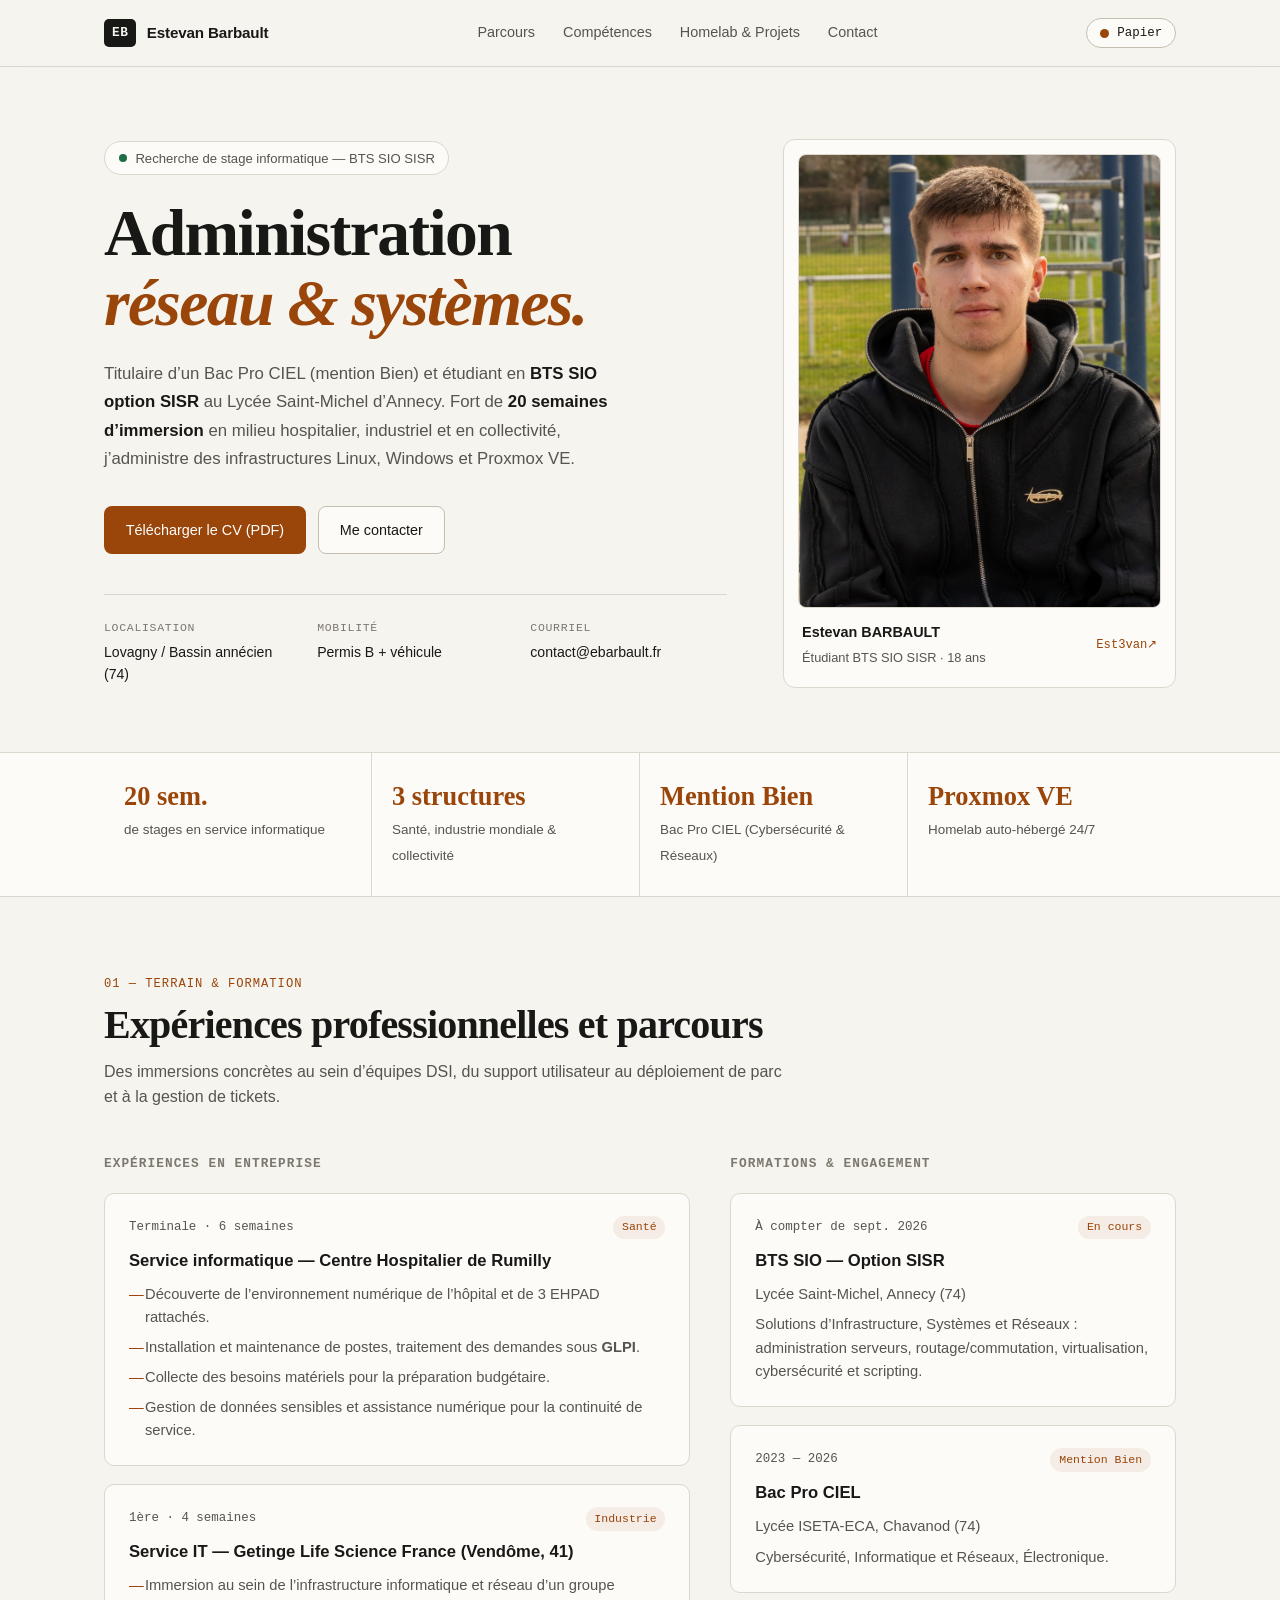
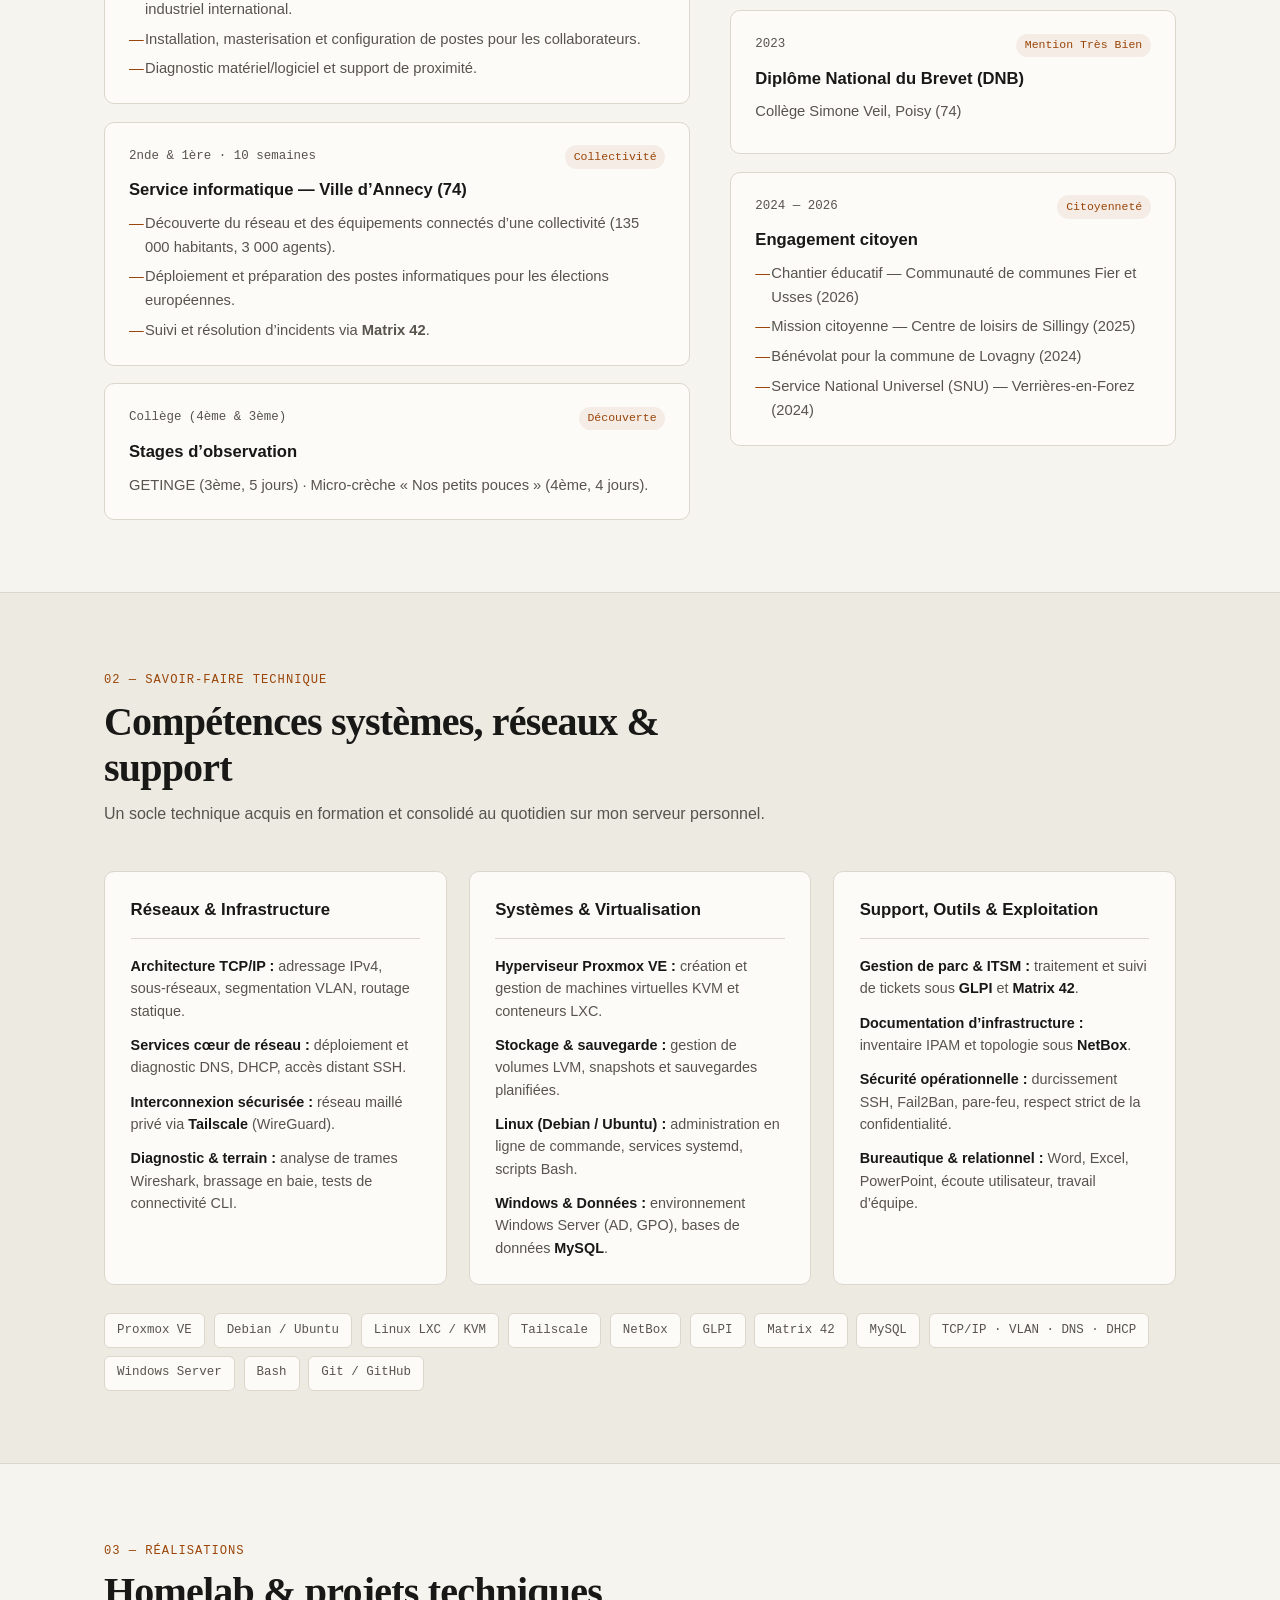
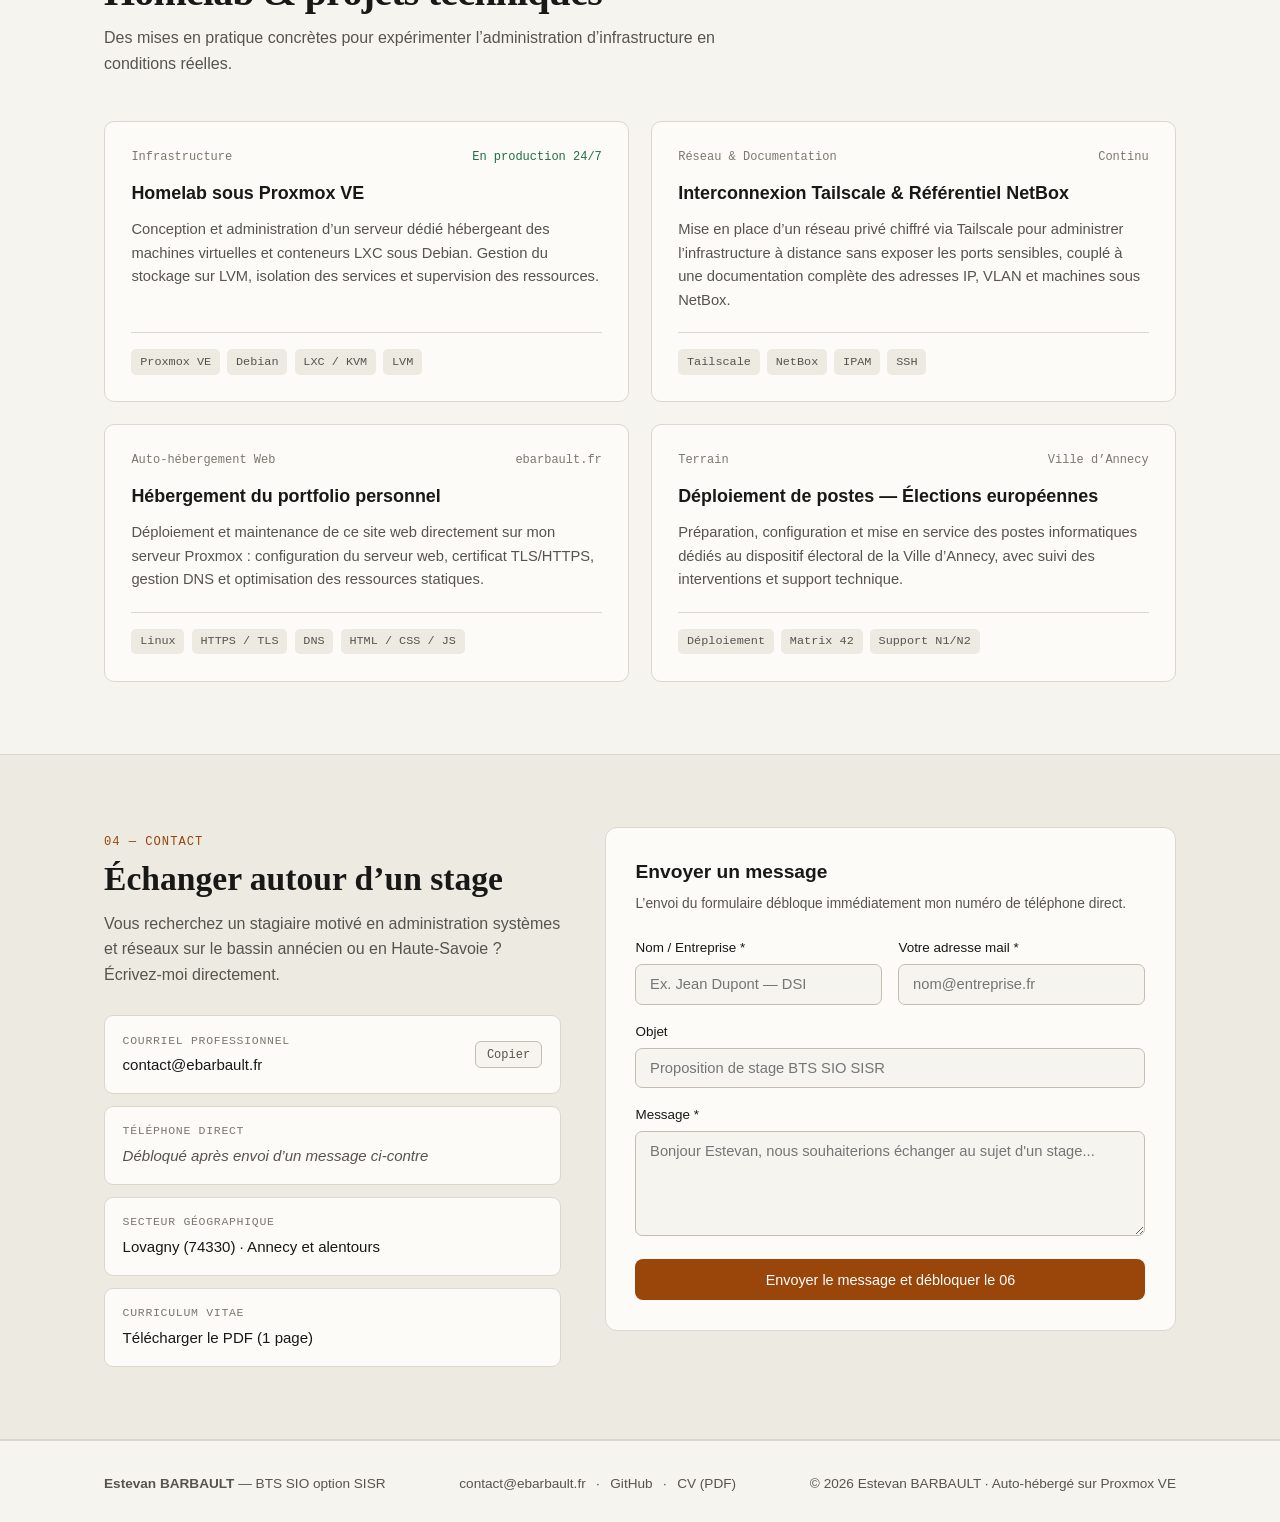
<file: index.html>
<!DOCTYPE html>
<html lang="fr">
<head>
    <!-- Google Tag Manager -->
    <script>(function(w,d,s,l,i){w[l]=w[l]||[];w[l].push({'gtm.start':
    new Date().getTime(),event:'gtm.js'});var f=d.getElementsByTagName(s)[0],
    j=d.createElement(s),dl=l!='dataLayer'?'&l='+l:'';j.async=true;j.src=
    'https://www.googletagmanager.com/gtm.js?id='+i+dl;f.parentNode.insertBefore(j,f);
    })(window,document,'script','dataLayer','GTM-5NNPJSW4');</script>
    <!-- End Google Tag Manager -->

    <meta charset="UTF-8">
    <meta name="viewport" content="width=device-width, initial-scale=1.0">
    <title>Estevan BARBAULT — Administration Réseau & Systèmes | BTS SIO SISR</title>
    <meta name="description" content="Portfolio d'Estevan BARBAULT, étudiant en BTS SIO option SISR au Lycée Saint-Michel d'Annecy. Administration réseau, systèmes Linux/Windows, virtualisation Proxmox VE et recherche de stage.">
    <link rel="icon" type="image/svg+xml" href="logo-eb.svg">
    <link rel="stylesheet" href="css/style.css">
</head>
<body>
    <header class="site-header">
        <div class="container header-inner">
            <a href="#top" class="brand">
                <span class="brand-code">EB</span>
                <span class="brand-name">Estevan Barbault</span>
            </a>

            <nav class="main-nav" id="mainNav" aria-label="Navigation principale">
                <a href="#parcours">Parcours</a>
                <a href="#competences">Compétences</a>
                <a href="#projets">Homelab & Projets</a>
                <a href="#contact">Contact</a>
            </nav>

            <div class="header-actions">
                <button type="button" class="theme-switch" id="themeToggle" aria-label="Basculer entre Papier et Ardoise" aria-pressed="false">
                    <span class="theme-dot"></span>
                    <span id="themeLabel">Papier</span>
                </button>
                <button type="button" class="menu-btn" id="menuToggle" aria-label="Menu" aria-expanded="false">
                    Menu
                </button>
            </div>
        </div>
    </header>

    <main id="top">
        <!-- HERO -->
        <section class="hero">
            <div class="container hero-grid">
                <div class="hero-content">
                    <div class="availability">
                        <span class="availability-dot"></span>
                        <span>Recherche de stage informatique — BTS SIO SISR</span>
                    </div>

                    <h1 class="hero-title">
                        Administration<br>
                        <span class="accent">réseau &amp; systèmes.</span>
                    </h1>

                    <p class="hero-lead">
                        Titulaire d’un Bac Pro CIEL (mention Bien) et étudiant en <strong>BTS SIO option SISR</strong> au Lycée Saint-Michel d’Annecy. Fort de <strong>20 semaines d’immersion</strong> en milieu hospitalier, industriel et en collectivité, j’administre des infrastructures Linux, Windows et Proxmox VE.
                    </p>

                    <div class="hero-cta">
                        <a href="CV_Estevan_BARBAULT.pdf" class="btn btn-primary" download="CV_Estevan_BARBAULT.pdf">
                            Télécharger le CV (PDF)
                        </a>
                        <a href="#contact" class="btn btn-secondary">
                            Me contacter
                        </a>
                    </div>

                    <dl class="hero-meta">
                        <div>
                            <dt>Localisation</dt>
                            <dd>Lovagny / Bassin annécien (74)</dd>
                        </div>
                        <div>
                            <dt>Mobilité</dt>
                            <dd>Permis B + véhicule</dd>
                        </div>
                        <div>
                            <dt>Courriel</dt>
                            <dd><a href="mailto:contact@ebarbault.fr">contact@ebarbault.fr</a></dd>
                        </div>
                    </dl>
                </div>

                <aside class="hero-card">
                    <figure class="portrait-frame">
                        <img src="este.jpg" alt="Portrait d'Estevan BARBAULT" onerror="this.style.display='none'; this.nextElementSibling.style.display='flex';">
                        <div class="portrait-fallback" style="display:none;" aria-hidden="true">
                            <span>EB</span>
                            <small>Photo : este.jpg</small>
                        </div>
                    </figure>
                    <div class="hero-card-caption">
                        <div>
                            <strong>Estevan BARBAULT</strong>
                            <span>Étudiant BTS SIO SISR · 18 ans</span>
                        </div>
                        <a href="https://github.com/est3van" target="_blank" rel="noopener" class="mono-link">Est3van↗</a>
                    </div>
                </aside>
            </div>
        </section>

        <!-- CHIFFRES CLÉS -->
        <section class="metrics" aria-label="Repères clés">
            <div class="container metrics-grid">
                <div class="metric-item">
                    <span class="metric-value">20 sem.</span>
                    <span class="metric-label">de stages en service informatique</span>
                </div>
                <div class="metric-item">
                    <span class="metric-value">3 structures</span>
                    <span class="metric-label">Santé, industrie mondiale &amp; collectivité</span>
                </div>
                <div class="metric-item">
                    <span class="metric-value">Mention Bien</span>
                    <span class="metric-label">Bac Pro CIEL (Cybersécurité &amp; Réseaux)</span>
                </div>
                <div class="metric-item">
                    <span class="metric-value">Proxmox VE</span>
                    <span class="metric-label">Homelab auto-hébergé 24/7</span>
                </div>
            </div>
        </section>

        <!-- PARCOURS & EXPÉRIENCES -->
        <section id="parcours" class="section">
            <div class="container">
                <div class="section-head">
                    <span class="eyebrow">01 — Terrain &amp; Formation</span>
                    <h2>Expériences professionnelles et parcours</h2>
                    <p>Des immersions concrètes au sein d’équipes DSI, du support utilisateur au déploiement de parc et à la gestion de tickets.</p>
                </div>

                <div class="two-col-split">
                    <div>
                        <h3 class="col-title">Expériences en entreprise</h3>
                        <div class="entries-list">
                            <article class="entry">
                                <div class="entry-top">
                                    <span class="entry-period">Terminale · 6 semaines</span>
                                    <span class="entry-tag">Santé</span>
                                </div>
                                <h4>Service informatique — Centre Hospitalier de Rumilly</h4>
                                <ul>
                                    <li>Découverte de l’environnement numérique de l’hôpital et de 3 EHPAD rattachés.</li>
                                    <li>Installation et maintenance de postes, traitement des demandes sous <strong>GLPI</strong>.</li>
                                    <li>Collecte des besoins matériels pour la préparation budgétaire.</li>
                                    <li>Gestion de données sensibles et assistance numérique pour la continuité de service.</li>
                                </ul>
                            </article>

                            <article class="entry">
                                <div class="entry-top">
                                    <span class="entry-period">1ère · 4 semaines</span>
                                    <span class="entry-tag">Industrie</span>
                                </div>
                                <h4>Service IT — Getinge Life Science France (Vendôme, 41)</h4>
                                <ul>
                                    <li>Immersion au sein de l’infrastructure informatique et réseau d’un groupe industriel international.</li>
                                    <li>Installation, masterisation et configuration de postes pour les collaborateurs.</li>
                                    <li>Diagnostic matériel/logiciel et support de proximité.</li>
                                </ul>
                            </article>

                            <article class="entry">
                                <div class="entry-top">
                                    <span class="entry-period">2nde &amp; 1ère · 10 semaines</span>
                                    <span class="entry-tag">Collectivité</span>
                                </div>
                                <h4>Service informatique — Ville d’Annecy (74)</h4>
                                <ul>
                                    <li>Découverte du réseau et des équipements connectés d’une collectivité (135 000 habitants, 3 000 agents).</li>
                                    <li>Déploiement et préparation des postes informatiques pour les élections européennes.</li>
                                    <li>Suivi et résolution d’incidents via <strong>Matrix 42</strong>.</li>
                                </ul>
                            </article>

                            <article class="entry entry-compact">
                                <div class="entry-top">
                                    <span class="entry-period">Collège (4ème &amp; 3ème)</span>
                                    <span class="entry-tag">Découverte</span>
                                </div>
                                <h4>Stages d’observation</h4>
                                <p>GETINGE (3ème, 5 jours) · Micro-crèche « Nos petits pouces » (4ème, 4 jours).</p>
                            </article>
                        </div>
                    </div>

                    <div>
                        <h3 class="col-title">Formations &amp; Engagement</h3>
                        <div class="entries-list">
                            <article class="entry">
                                <div class="entry-top">
                                    <span class="entry-period">À compter de sept. 2026</span>
                                    <span class="entry-tag">En cours</span>
                                </div>
                                <h4>BTS SIO — Option SISR</h4>
                                <p class="entry-sub">Lycée Saint-Michel, Annecy (74)</p>
                                <p>Solutions d’Infrastructure, Systèmes et Réseaux : administration serveurs, routage/commutation, virtualisation, cybersécurité et scripting.</p>
                            </article>

                            <article class="entry">
                                <div class="entry-top">
                                    <span class="entry-period">2023 — 2026</span>
                                    <span class="entry-tag">Mention Bien</span>
                                </div>
                                <h4>Bac Pro CIEL</h4>
                                <p class="entry-sub">Lycée ISETA-ECA, Chavanod (74)</p>
                                <p>Cybersécurité, Informatique et Réseaux, Électronique.</p>
                            </article>

                            <article class="entry">
                                <div class="entry-top">
                                    <span class="entry-period">2023</span>
                                    <span class="entry-tag">Mention Très Bien</span>
                                </div>
                                <h4>Diplôme National du Brevet (DNB)</h4>
                                <p class="entry-sub">Collège Simone Veil, Poisy (74)</p>
                            </article>

                            <article class="entry entry-compact">
                                <div class="entry-top">
                                    <span class="entry-period">2024 — 2026</span>
                                    <span class="entry-tag">Citoyenneté</span>
                                </div>
                                <h4>Engagement citoyen</h4>
                                <ul>
                                    <li>Chantier éducatif — Communauté de communes Fier et Usses (2026)</li>
                                    <li>Mission citoyenne — Centre de loisirs de Sillingy (2025)</li>
                                    <li>Bénévolat pour la commune de Lovagny (2024)</li>
                                    <li>Service National Universel (SNU) — Verrières-en-Forez (2024)</li>
                                </ul>
                            </article>
                        </div>
                    </div>
                </div>
            </div>
        </section>

        <!-- COMPÉTENCES -->
        <section id="competences" class="section section-tinted">
            <div class="container">
                <div class="section-head">
                    <span class="eyebrow">02 — Savoir-faire technique</span>
                    <h2>Compétences systèmes, réseaux &amp; support</h2>
                    <p>Un socle technique acquis en formation et consolidé au quotidien sur mon serveur personnel.</p>
                </div>

                <div class="skills-grid">
                    <div class="skill-box">
                        <h3>Réseaux &amp; Infrastructure</h3>
                        <ul class="clean-list">
                            <li><strong>Architecture TCP/IP :</strong> adressage IPv4, sous-réseaux, segmentation VLAN, routage statique.</li>
                            <li><strong>Services cœur de réseau :</strong> déploiement et diagnostic DNS, DHCP, accès distant SSH.</li>
                            <li><strong>Interconnexion sécurisée :</strong> réseau maillé privé via <strong>Tailscale</strong> (WireGuard).</li>
                            <li><strong>Diagnostic &amp; terrain :</strong> analyse de trames Wireshark, brassage en baie, tests de connectivité CLI.</li>
                        </ul>
                    </div>

                    <div class="skill-box">
                        <h3>Systèmes &amp; Virtualisation</h3>
                        <ul class="clean-list">
                            <li><strong>Hyperviseur Proxmox VE :</strong> création et gestion de machines virtuelles KVM et conteneurs LXC.</li>
                            <li><strong>Stockage &amp; sauvegarde :</strong> gestion de volumes LVM, snapshots et sauvegardes planifiées.</li>
                            <li><strong>Linux (Debian / Ubuntu) :</strong> administration en ligne de commande, services systemd, scripts Bash.</li>
                            <li><strong>Windows &amp; Données :</strong> environnement Windows Server (AD, GPO), bases de données <strong>MySQL</strong>.</li>
                        </ul>
                    </div>

                    <div class="skill-box">
                        <h3>Support, Outils &amp; Exploitation</h3>
                        <ul class="clean-list">
                            <li><strong>Gestion de parc &amp; ITSM :</strong> traitement et suivi de tickets sous <strong>GLPI</strong> et <strong>Matrix 42</strong>.</li>
                            <li><strong>Documentation d’infrastructure :</strong> inventaire IPAM et topologie sous <strong>NetBox</strong>.</li>
                            <li><strong>Sécurité opérationnelle :</strong> durcissement SSH, Fail2Ban, pare-feu, respect strict de la confidentialité.</li>
                            <li><strong>Bureautique &amp; relationnel :</strong> Word, Excel, PowerPoint, écoute utilisateur, travail d’équipe.</li>
                        </ul>
                    </div>
                </div>

                <div class="stack-bar" aria-label="Technologies pratiquées">
                    <span>Proxmox VE</span>
                    <span>Debian / Ubuntu</span>
                    <span>Linux LXC / KVM</span>
                    <span>Tailscale</span>
                    <span>NetBox</span>
                    <span>GLPI</span>
                    <span>Matrix 42</span>
                    <span>MySQL</span>
                    <span>TCP/IP · VLAN · DNS · DHCP</span>
                    <span>Windows Server</span>
                    <span>Bash</span>
                    <span>Git / GitHub</span>
                </div>
            </div>
        </section>

        <!-- PROJETS & HOMELAB -->
        <section id="projets" class="section">
            <div class="container">
                <div class="section-head">
                    <span class="eyebrow">03 — Réalisations</span>
                    <h2>Homelab &amp; projets techniques</h2>
                    <p>Des mises en pratique concrètes pour expérimenter l’administration d’infrastructure en conditions réelles.</p>
                </div>

                <div class="projects-grid">
                    <article class="project-card">
                        <div class="project-meta">
                            <span>Infrastructure</span>
                            <span class="status-live">En production 24/7</span>
                        </div>
                        <h3>Homelab sous Proxmox VE</h3>
                        <p>
                            Conception et administration d’un serveur dédié hébergeant des machines virtuelles et conteneurs LXC sous Debian. Gestion du stockage sur LVM, isolation des services et supervision des ressources.
                        </p>
                        <div class="project-tags">
                            <span>Proxmox VE</span>
                            <span>Debian</span>
                            <span>LXC / KVM</span>
                            <span>LVM</span>
                        </div>
                    </article>

                    <article class="project-card">
                        <div class="project-meta">
                            <span>Réseau &amp; Documentation</span>
                            <span>Continu</span>
                        </div>
                        <h3>Interconnexion Tailscale &amp; Référentiel NetBox</h3>
                        <p>
                            Mise en place d’un réseau privé chiffré via Tailscale pour administrer l’infrastructure à distance sans exposer les ports sensibles, couplé à une documentation complète des adresses IP, VLAN et machines sous NetBox.
                        </p>
                        <div class="project-tags">
                            <span>Tailscale</span>
                            <span>NetBox</span>
                            <span>IPAM</span>
                            <span>SSH</span>
                        </div>
                    </article>

                    <article class="project-card">
                        <div class="project-meta">
                            <span>Auto-hébergement Web</span>
                            <span>ebarbault.fr</span>
                        </div>
                        <h3>Hébergement du portfolio personnel</h3>
                        <p>
                            Déploiement et maintenance de ce site web directement sur mon serveur Proxmox : configuration du serveur web, certificat TLS/HTTPS, gestion DNS et optimisation des ressources statiques.
                        </p>
                        <div class="project-tags">
                            <span>Linux</span>
                            <span>HTTPS / TLS</span>
                            <span>DNS</span>
                            <span>HTML / CSS / JS</span>
                        </div>
                    </article>

                    <article class="project-card">
                        <div class="project-meta">
                            <span>Terrain</span>
                            <span>Ville d’Annecy</span>
                        </div>
                        <h3>Déploiement de postes — Élections européennes</h3>
                        <p>
                            Préparation, configuration et mise en service des postes informatiques dédiés au dispositif électoral de la Ville d’Annecy, avec suivi des interventions et support technique.
                        </p>
                        <div class="project-tags">
                            <span>Déploiement</span>
                            <span>Matrix 42</span>
                            <span>Support N1/N2</span>
                        </div>
                    </article>
                </div>
            </div>
        </section>

        <!-- CONTACT -->
        <section id="contact" class="section section-tinted">
            <div class="container contact-grid">
                <div class="contact-aside">
                    <span class="eyebrow">04 — Contact</span>
                    <h2>Échanger autour d’un stage</h2>
                    <p>
                        Vous recherchez un stagiaire motivé en administration systèmes et réseaux sur le bassin annécien ou en Haute-Savoie ? Écrivez-moi directement.
                    </p>

                    <div class="contact-cards">
                        <div class="contact-row">
                            <div>
                                <span class="contact-label">Courriel professionnel</span>
                                <a href="mailto:contact@ebarbault.fr" class="contact-val">contact@ebarbault.fr</a>
                            </div>
                            <button type="button" class="copy-btn" data-copy="contact@ebarbault.fr">Copier</button>
                        </div>

                        <div class="contact-row">
                            <div>
                                <span class="contact-label">Téléphone direct</span>
                                <span id="phoneLocked" class="contact-val contact-locked">
                                    Débloqué après envoi d’un message ci-contre
                                </span>
                                <a id="phoneUnlocked" href="tel:+33662888612" class="contact-val" style="display:none;">
                                    06 62 88 86 12
                                </a>
                            </div>
                            <button type="button" id="copyPhoneBtn" class="copy-btn" data-copy="06 62 88 86 12" style="display:none;">Copier</button>
                        </div>

                        <div class="contact-row">
                            <div>
                                <span class="contact-label">Secteur géographique</span>
                                <span class="contact-val">Lovagny (74330) · Annecy et alentours</span>
                            </div>
                        </div>

                        <div class="contact-row">
                            <div>
                                <span class="contact-label">Curriculum Vitae</span>
                                <a href="CV_Estevan_BARBAULT.pdf" download="CV_Estevan_BARBAULT.pdf" class="contact-val">Télécharger le PDF (1 page)</a>
                            </div>
                        </div>
                    </div>
                </div>

                <div class="contact-form-box">
                    <h3>Envoyer un message</h3>
                    <p class="form-hint">L’envoi du formulaire débloque immédiatement mon numéro de téléphone direct.</p>

                    <form id="contactForm" class="contact-form" novalidate>
                        <div class="form-row">
                            <div class="field">
                                <label for="name">Nom / Entreprise *</label>
                                <input type="text" id="name" name="name" required placeholder="Ex. Jean Dupont — DSI">
                            </div>
                            <div class="field">
                                <label for="email">Votre adresse mail *</label>
                                <input type="email" id="email" name="email" required placeholder="nom@entreprise.fr">
                            </div>
                        </div>

                        <div class="field">
                            <label for="subject">Objet</label>
                            <input type="text" id="subject" name="subject" placeholder="Proposition de stage BTS SIO SISR">
                        </div>

                        <div class="field">
                            <label for="message">Message *</label>
                            <textarea id="message" name="message" rows="5" required placeholder="Bonjour Estevan, nous souhaiterions échanger au sujet d'un stage..."></textarea>
                        </div>

                        <div id="formFeedback" class="form-feedback" role="status" aria-live="polite"></div>

                        <button type="submit" id="submitBtn" class="btn btn-primary btn-full">
                            Envoyer le message et débloquer le 06
                        </button>
                    </form>
                </div>
            </div>
        </section>
    </main>

    <footer class="site-footer">
        <div class="container footer-inner">
            <div>
                <strong>Estevan BARBAULT</strong> — BTS SIO option SISR
            </div>
            <div class="footer-links">
                <a href="mailto:contact@ebarbault.fr">contact@ebarbault.fr</a>
                <span>·</span>
                <a href="https://github.com/est3van" target="_blank" rel="noopener">GitHub</a>
                <span>·</span>
                <a href="CV_Estevan_BARBAULT.pdf" download>CV (PDF)</a>
            </div>
            <div class="footer-note">
                © 2026 Estevan BARBAULT · Auto-hébergé sur Proxmox VE
            </div>
        </div>
    </footer>

    <script src="js/main.js"></script>
</body>
</html>
</file>
<file: css/style.css>
/* =========================================================
   ESTEVAN BARBAULT — THÈME ÉDITORIAL & SOBRE (PAPIER / ARDOISE)
   ========================================================= */
*, *::before, *::after {
    box-sizing: border-box;
    margin: 0;
    padding: 0;
}

:root {
    --font-sans: "Inter", -apple-system, BlinkMacSystemFont, "Segoe UI", Roboto, sans-serif;
    --font-serif: "Newsreader", Georgia, "Times New Roman", serif;
    --font-mono: "JetBrains Mono", "SF Mono", Consolas, monospace;

    --max-w: 1120px;
    --radius: 8px;
    --transition: 0.18s ease;
}

/* THÈME PAPIER (CLAIR PAR DÉFAUT) */
html[data-theme="paper"] {
    --bg: #f6f4ef;
    --bg-alt: #edeae2;
    --surface: #fcfbf8;
    --text: #181816;
    --text-muted: #57544d;
    --text-subtle: #7c786e;
    --border: #dcd7cc;
    --border-strong: #c4bdb0;
    --accent: #9a4509;
    --accent-hover: #7c3605;
    --accent-soft: rgba(154, 69, 9, 0.08);
    --ok: #1f6e43;
    --ok-soft: rgba(31, 110, 67, 0.1);
}

/* THÈME ARDOISE (SOMBRE) */
html[data-theme="slate"] {
    --bg: #131518;
    --bg-alt: #191c20;
    --surface: #1e2227;
    --text: #ecebe6;
    --text-muted: #a3a199;
    --text-subtle: #78766f;
    --border: #2b3038;
    --border-strong: #3d4450;
    --accent: #d97724;
    --accent-hover: #e88b3a;
    --accent-soft: rgba(217, 119, 36, 0.12);
    --ok: #4ade80;
    --ok-soft: rgba(74, 222, 128, 0.12);
}

html {
    scroll-behavior: smooth;
    scroll-padding-top: 76px;
}

body {
    font-family: var(--font-sans);
    background-color: var(--bg);
    color: var(--text);
    line-height: 1.6;
    font-size: 16px;
    -webkit-font-smoothing: antialiased;
    transition: background-color var(--transition), color var(--transition);
}

a {
    color: inherit;
    text-decoration: none;
}

.container {
    max-width: var(--max-w);
    margin: 0 auto;
    padding: 0 1.5rem;
}

/* =========================================================
   HEADER
   ========================================================= */
.site-header {
    position: sticky;
    top: 0;
    z-index: 50;
    background: color-mix(in srgb, var(--bg) 92%, transparent);
    backdrop-filter: blur(10px);
    -webkit-backdrop-filter: blur(10px);
    border-bottom: 1px solid var(--border);
}

.header-inner {
    height: 66px;
    display: flex;
    align-items: center;
    justify-content: space-between;
    gap: 1.5rem;
}

.brand {
    display: inline-flex;
    align-items: center;
    gap: 0.65rem;
    font-weight: 600;
}

.brand-code {
    font-family: var(--font-mono);
    font-size: 0.8rem;
    font-weight: 700;
    padding: 0.22rem 0.5rem;
    border-radius: 5px;
    background: var(--text);
    color: var(--bg);
    letter-spacing: 0.04em;
}

.brand-name {
    font-size: 0.95rem;
    letter-spacing: -0.01em;
}

.main-nav {
    display: flex;
    align-items: center;
    gap: 1.75rem;
}

.main-nav a {
    font-size: 0.9rem;
    color: var(--text-muted);
    transition: color var(--transition);
}

.main-nav a:hover,
.main-nav a.active {
    color: var(--text);
}

.header-actions {
    display: flex;
    align-items: center;
    gap: 0.6rem;
}

.theme-switch {
    display: inline-flex;
    align-items: center;
    gap: 0.5rem;
    padding: 0.42rem 0.8rem;
    border-radius: 999px;
    border: 1px solid var(--border-strong);
    background: var(--surface);
    color: var(--text);
    font-family: var(--font-mono);
    font-size: 0.78rem;
    cursor: pointer;
    transition: border-color var(--transition), background-color var(--transition);
}

.theme-switch:hover {
    border-color: var(--accent);
}

.theme-dot {
    width: 9px;
    height: 9px;
    border-radius: 50%;
    background: var(--accent);
}

.menu-btn {
    display: none;
    padding: 0.42rem 0.75rem;
    border-radius: 6px;
    border: 1px solid var(--border-strong);
    background: var(--surface);
    color: var(--text);
    font-family: var(--font-mono);
    font-size: 0.78rem;
    cursor: pointer;
}

/* =========================================================
   HERO
   ========================================================= */
.hero {
    padding: 4.5rem 0 4rem;
}

.hero-grid {
    display: grid;
    grid-template-columns: 1.35fr 0.85fr;
    gap: 3.5rem;
    align-items: center;
}

.availability {
    display: inline-flex;
    align-items: center;
    gap: 0.55rem;
    padding: 0.35rem 0.85rem;
    border-radius: 999px;
    background: var(--surface);
    border: 1px solid var(--border);
    font-size: 0.82rem;
    color: var(--text-muted);
    margin-bottom: 1.5rem;
}

.availability-dot {
    width: 8px;
    height: 8px;
    border-radius: 50%;
    background: var(--ok);
}

.hero-title {
    font-family: var(--font-serif);
    font-size: clamp(2.5rem, 5.2vw, 4.1rem);
    font-weight: 600;
    line-height: 1.06;
    letter-spacing: -0.025em;
    margin-bottom: 1.35rem;
}

.hero-title .accent {
    color: var(--accent);
    font-style: italic;
}

.hero-lead {
    font-size: 1.05rem;
    color: var(--text-muted);
    max-width: 58ch;
    margin-bottom: 2rem;
    line-height: 1.7;
}

.hero-lead strong {
    color: var(--text);
    font-weight: 600;
}

.hero-cta {
    display: flex;
    flex-wrap: wrap;
    gap: 0.75rem;
    margin-bottom: 2.5rem;
}

.btn {
    display: inline-flex;
    align-items: center;
    justify-content: center;
    padding: 0.72rem 1.3rem;
    border-radius: var(--radius);
    font-size: 0.9rem;
    font-weight: 500;
    border: 1px solid transparent;
    cursor: pointer;
    transition: all var(--transition);
}

.btn-primary {
    background: var(--accent);
    color: #ffffff;
}

.btn-primary:hover {
    background: var(--accent-hover);
}

.btn-secondary {
    background: var(--surface);
    color: var(--text);
    border-color: var(--border-strong);
}

.btn-secondary:hover {
    border-color: var(--accent);
    color: var(--accent);
}

.btn-full {
    width: 100%;
}

.hero-meta {
    display: grid;
    grid-template-columns: repeat(3, minmax(0, 1fr));
    gap: 1rem;
    padding-top: 1.5rem;
    border-top: 1px solid var(--border);
}

.hero-meta dt {
    font-family: var(--font-mono);
    font-size: 0.72rem;
    text-transform: uppercase;
    letter-spacing: 0.06em;
    color: var(--text-subtle);
    margin-bottom: 0.2rem;
}

.hero-meta dd {
    font-size: 0.88rem;
    font-weight: 500;
}

.hero-meta a:hover {
    color: var(--accent);
    text-decoration: underline;
}

.hero-card {
    background: var(--surface);
    border: 1px solid var(--border);
    border-radius: 12px;
    padding: 0.85rem;
}

.portrait-frame {
    aspect-ratio: 4 / 5;
    border-radius: 8px;
    overflow: hidden;
    background: var(--bg-alt);
    border: 1px solid var(--border);
}

.portrait-frame img {
    width: 100%;
    height: 100%;
    object-fit: cover;
    display: block;
}

.portrait-fallback {
    width: 100%;
    height: 100%;
    flex-direction: column;
    align-items: center;
    justify-content: center;
    gap: 0.4rem;
    color: var(--text-muted);
}

.portrait-fallback span {
    font-family: var(--font-serif);
    font-size: 3rem;
    font-weight: 600;
    color: var(--accent);
}

.portrait-fallback small {
    font-family: var(--font-mono);
    font-size: 0.75rem;
}

.hero-card-caption {
    display: flex;
    align-items: center;
    justify-content: space-between;
    gap: 0.75rem;
    padding: 0.85rem 0.25rem 0.2rem;
}

.hero-card-caption strong {
    display: block;
    font-size: 0.9rem;
}

.hero-card-caption span {
    font-size: 0.8rem;
    color: var(--text-muted);
}

.mono-link {
    font-family: var(--font-mono);
    font-size: 0.76rem;
    color: var(--accent);
}

.mono-link:hover {
    text-decoration: underline;
}

/* =========================================================
   METRICS BAND
   ========================================================= */
.metrics {
    border-top: 1px solid var(--border);
    border-bottom: 1px solid var(--border);
    background: var(--surface);
}

.metrics-grid {
    display: grid;
    grid-template-columns: repeat(4, 1fr);
}

.metric-item {
    padding: 1.75rem 1.25rem;
    border-right: 1px solid var(--border);
}

.metric-item:last-child {
    border-right: none;
}

.metric-value {
    display: block;
    font-family: var(--font-serif);
    font-size: 1.65rem;
    font-weight: 600;
    color: var(--accent);
    line-height: 1.2;
    margin-bottom: 0.25rem;
}

.metric-label {
    font-size: 0.84rem;
    color: var(--text-muted);
}

/* =========================================================
   SECTIONS & LAYOUTS
   ========================================================= */
.section {
    padding: 4.5rem 0;
}

.section-tinted {
    background: var(--bg-alt);
    border-top: 1px solid var(--border);
    border-bottom: 1px solid var(--border);
}

.section-head {
    max-width: 680px;
    margin-bottom: 2.75rem;
}

.eyebrow {
    display: inline-block;
    font-family: var(--font-mono);
    font-size: 0.76rem;
    text-transform: uppercase;
    letter-spacing: 0.08em;
    color: var(--accent);
    margin-bottom: 0.5rem;
}

.section-head h2 {
    font-family: var(--font-serif);
    font-size: clamp(1.85rem, 3.4vw, 2.5rem);
    font-weight: 600;
    letter-spacing: -0.02em;
    line-height: 1.15;
    margin-bottom: 0.65rem;
}

.section-head p {
    color: var(--text-muted);
    font-size: 1rem;
}

.two-col-split {
    display: grid;
    grid-template-columns: 1.25fr 0.95fr;
    gap: 2.5rem;
    align-items: start;
}

.col-title {
    font-family: var(--font-mono);
    font-size: 0.8rem;
    text-transform: uppercase;
    letter-spacing: 0.08em;
    color: var(--text-subtle);
    margin-bottom: 1.15rem;
}

.entries-list {
    display: flex;
    flex-direction: column;
    gap: 1.1rem;
}

.entry {
    background: var(--surface);
    border: 1px solid var(--border);
    border-radius: 10px;
    padding: 1.4rem 1.5rem;
}

.entry-top {
    display: flex;
    align-items: center;
    justify-content: space-between;
    gap: 0.5rem;
    margin-bottom: 0.55rem;
}

.entry-period {
    font-family: var(--font-mono);
    font-size: 0.78rem;
    color: var(--text-muted);
}

.entry-tag {
    font-family: var(--font-mono);
    font-size: 0.72rem;
    padding: 0.15rem 0.55rem;
    border-radius: 999px;
    background: var(--accent-soft);
    color: var(--accent);
}

.entry h4 {
    font-size: 1.04rem;
    font-weight: 600;
    margin-bottom: 0.5rem;
}

.entry-sub {
    font-size: 0.86rem;
    color: var(--accent);
    margin-bottom: 0.45rem;
    font-weight: 500;
}

.entry p {
    font-size: 0.92rem;
    color: var(--text-muted);
}

.entry ul {
    list-style: none;
    display: flex;
    flex-direction: column;
    gap: 0.4rem;
    margin-top: 0.5rem;
}

.entry li {
    position: relative;
    padding-left: 1rem;
    font-size: 0.92rem;
    color: var(--text-muted);
}

.entry li::before {
    content: "—";
    position: absolute;
    left: 0;
    color: var(--accent);
}

/* =========================================================
   COMPÉTENCES
   ========================================================= */
.skills-grid {
    display: grid;
    grid-template-columns: repeat(3, 1fr);
    gap: 1.35rem;
}

.skill-box {
    background: var(--surface);
    border: 1px solid var(--border);
    border-radius: 10px;
    padding: 1.6rem;
}

.skill-box h3 {
    font-size: 1.05rem;
    font-weight: 600;
    padding-bottom: 0.85rem;
    margin-bottom: 1rem;
    border-bottom: 1px solid var(--border);
}

.clean-list {
    list-style: none;
    display: flex;
    flex-direction: column;
    gap: 0.75rem;
}

.clean-list li {
    font-size: 0.9rem;
    color: var(--text-muted);
    line-height: 1.55;
}

.clean-list strong {
    color: var(--text);
    font-weight: 600;
}

.stack-bar {
    margin-top: 1.75rem;
    display: flex;
    flex-wrap: wrap;
    gap: 0.55rem;
}

.stack-bar span {
    font-family: var(--font-mono);
    font-size: 0.78rem;
    padding: 0.38rem 0.75rem;
    border-radius: 6px;
    background: var(--surface);
    border: 1px solid var(--border);
    color: var(--text-muted);
}

/* =========================================================
   PROJETS
   ========================================================= */
.projects-grid {
    display: grid;
    grid-template-columns: repeat(2, 1fr);
    gap: 1.35rem;
}

.project-card {
    background: var(--surface);
    border: 1px solid var(--border);
    border-radius: 10px;
    padding: 1.65rem;
    display: flex;
    flex-direction: column;
}

.project-meta {
    display: flex;
    align-items: center;
    justify-content: space-between;
    font-family: var(--font-mono);
    font-size: 0.75rem;
    color: var(--text-subtle);
    margin-bottom: 0.75rem;
}

.status-live {
    color: var(--ok);
}

.project-card h3 {
    font-size: 1.12rem;
    font-weight: 600;
    margin-bottom: 0.65rem;
}

.project-card p {
    font-size: 0.92rem;
    color: var(--text-muted);
    flex: 1;
    margin-bottom: 1.25rem;
}

.project-tags {
    display: flex;
    flex-wrap: wrap;
    gap: 0.45rem;
    padding-top: 1rem;
    border-top: 1px solid var(--border);
}

.project-tags span {
    font-family: var(--font-mono);
    font-size: 0.74rem;
    padding: 0.2rem 0.55rem;
    border-radius: 5px;
    background: var(--bg-alt);
    color: var(--text-muted);
}

/* =========================================================
   CONTACT
   ========================================================= */
.contact-grid {
    display: grid;
    grid-template-columns: 1fr 1.25fr;
    gap: 2.75rem;
    align-items: start;
}

.contact-aside h2 {
    font-family: var(--font-serif);
    font-size: 2.1rem;
    font-weight: 600;
    line-height: 1.15;
    margin-bottom: 0.75rem;
}

.contact-aside > p {
    color: var(--text-muted);
    margin-bottom: 1.75rem;
}

.contact-cards {
    display: flex;
    flex-direction: column;
    gap: 0.75rem;
}

.contact-row {
    display: flex;
    align-items: center;
    justify-content: space-between;
    gap: 1rem;
    padding: 0.95rem 1.1rem;
    background: var(--surface);
    border: 1px solid var(--border);
    border-radius: 9px;
}

.contact-label {
    display: block;
    font-family: var(--font-mono);
    font-size: 0.72rem;
    text-transform: uppercase;
    letter-spacing: 0.06em;
    color: var(--text-subtle);
    margin-bottom: 0.15rem;
}

.contact-val {
    font-size: 0.94rem;
    font-weight: 500;
}

.contact-locked {
    color: var(--text-muted);
    font-style: italic;
    font-weight: 400;
}

a.contact-val:hover {
    color: var(--accent);
    text-decoration: underline;
}

.copy-btn {
    padding: 0.35rem 0.7rem;
    border-radius: 6px;
    border: 1px solid var(--border-strong);
    background: var(--bg);
    color: var(--text-muted);
    font-family: var(--font-mono);
    font-size: 0.75rem;
    cursor: pointer;
    transition: all var(--transition);
}

.copy-btn:hover {
    border-color: var(--accent);
    color: var(--accent);
}

.contact-form-box {
    background: var(--surface);
    border: 1px solid var(--border);
    border-radius: 12px;
    padding: 1.85rem;
}

.contact-form-box h3 {
    font-size: 1.2rem;
    font-weight: 600;
    margin-bottom: 0.3rem;
}

.form-hint {
    font-size: 0.86rem;
    color: var(--text-muted);
    margin-bottom: 1.4rem;
}

.contact-form {
    display: flex;
    flex-direction: column;
    gap: 1rem;
}

.form-row {
    display: grid;
    grid-template-columns: 1fr 1fr;
    gap: 1rem;
}

.field label {
    display: block;
    font-size: 0.84rem;
    font-weight: 500;
    margin-bottom: 0.35rem;
}

.field input,
.field textarea {
    width: 100%;
    padding: 0.7rem 0.85rem;
    border-radius: 7px;
    border: 1px solid var(--border-strong);
    background: var(--bg);
    color: var(--text);
    font-family: inherit;
    font-size: 0.92rem;
    transition: border-color var(--transition);
}

.field input:focus,
.field textarea:focus {
    outline: none;
    border-color: var(--accent);
}

.form-feedback {
    display: none;
    padding: 0.75rem 0.95rem;
    border-radius: 7px;
    font-size: 0.88rem;
}

.form-feedback.show {
    display: block;
}

.form-feedback.ok {
    background: var(--ok-soft);
    color: var(--ok);
    border: 1px solid color-mix(in srgb, var(--ok) 35%, transparent);
}

.form-feedback.err {
    background: var(--accent-soft);
    color: var(--accent);
    border: 1px solid color-mix(in srgb, var(--accent) 35%, transparent);
}

/* =========================================================
   FOOTER
   ========================================================= */
.site-footer {
    border-top: 1px solid var(--border);
    padding: 2rem 0;
    font-size: 0.85rem;
    color: var(--text-muted);
}

.footer-inner {
    display: flex;
    flex-wrap: wrap;
    align-items: center;
    justify-content: space-between;
    gap: 1rem;
}

.footer-links {
    display: flex;
    align-items: center;
    gap: 0.65rem;
}

.footer-links a:hover {
    color: var(--accent);
}

/* =========================================================
   RESPONSIVE
   ========================================================= */
@media (max-width: 960px) {
    .hero-grid,
    .two-col-split,
    .contact-grid {
        grid-template-columns: 1fr;
    }

    .hero-card {
        max-width: 380px;
    }

    .skills-grid {
        grid-template-columns: 1fr;
    }

    .metrics-grid {
        grid-template-columns: repeat(2, 1fr);
    }

    .metric-item:nth-child(2) {
        border-right: none;
    }
}

@media (max-width: 720px) {
    .main-nav {
        display: none;
        position: absolute;
        top: 66px;
        left: 0;
        right: 0;
        background: var(--surface);
        border-bottom: 1px solid var(--border);
        flex-direction: column;
        align-items: stretch;
        padding: 0.75rem 1.5rem 1rem;
        gap: 0.5rem;
    }

    .main-nav.open {
        display: flex;
    }

    .main-nav a {
        padding: 0.5rem 0;
    }

    .menu-btn {
        display: inline-flex;
    }

    .hero-meta,
    .projects-grid,
    .form-row,
    .metrics-grid {
        grid-template-columns: 1fr;
    }

    .metric-item {
        border-right: none;
        border-bottom: 1px solid var(--border);
    }

    .metric-item:last-child {
        border-bottom: none;
    }
}
</file>
